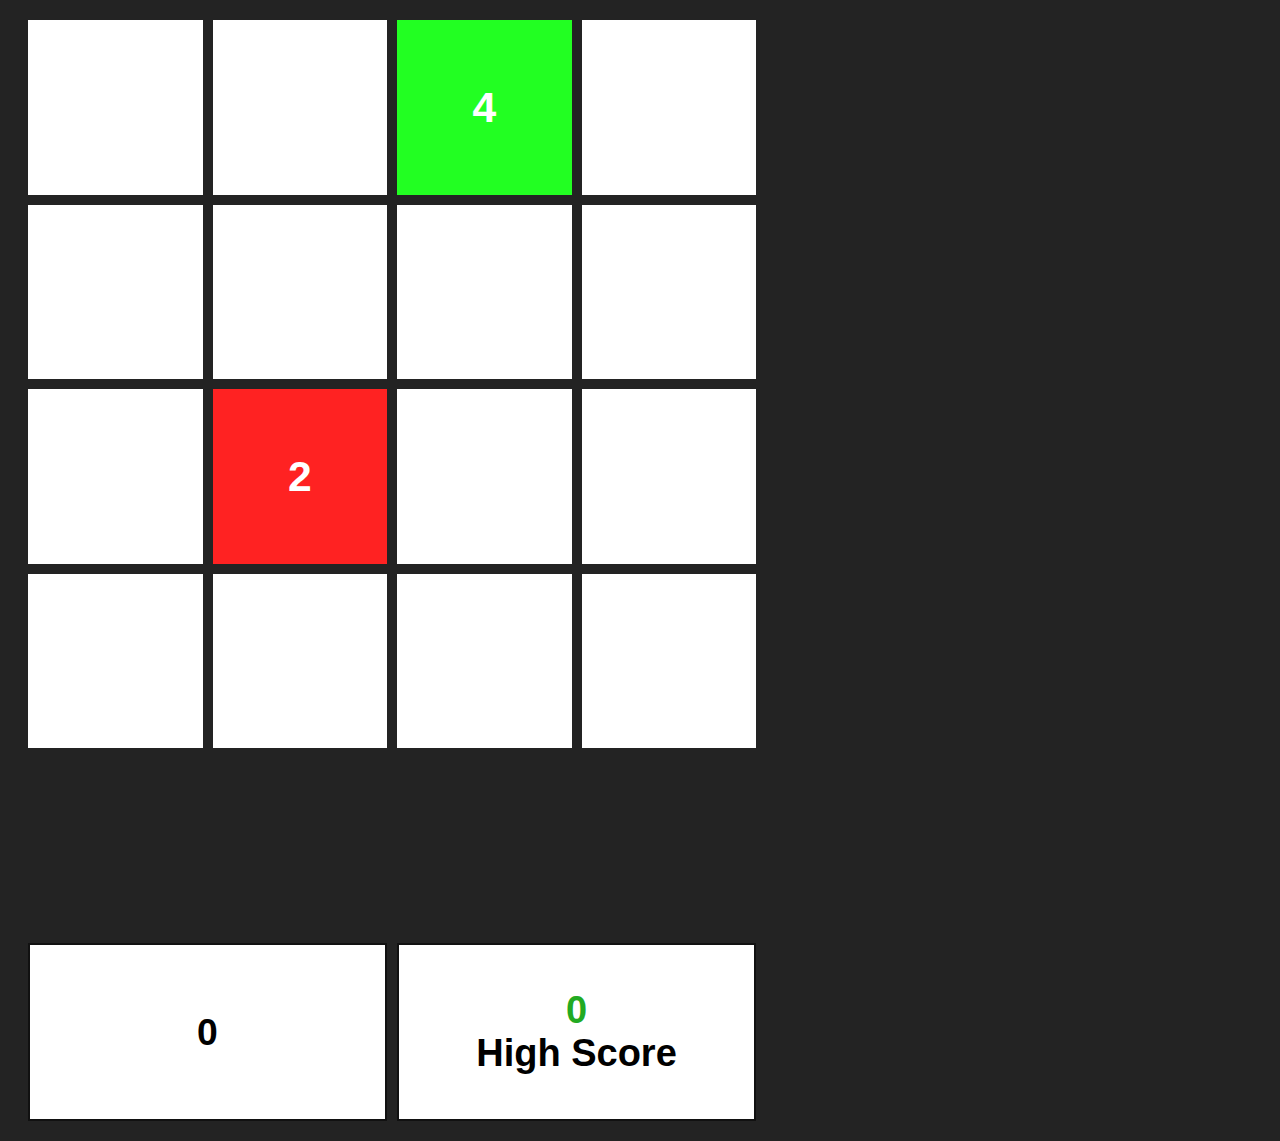
<file: 1024/index.html>
<!DOCTYPE html>
<html lang="en">
	<head>
		<meta charset="utf-8">
		<title>1024</title>
		<meta name="author" content="Manohar Prabhu">
		<meta name="viewport" content="width=device-width; initial-scale=1.0; target-densitydpi=device-dpi">
		<link rel="stylesheet" href="css/style.css">
		<script type="text/javascript" src="js/jquery.js"></script>
		<script type="text/javascript" src="js/Game.js"></script>
		<script type="text/javascript" src="js/app.js"></script>
		<script type="text/javascript" src="js/touchswipe.js"></script>
<script>
  (function(i,s,o,g,r,a,m){i['GoogleAnalyticsObject']=r;i[r]=i[r]||function(){
  (i[r].q=i[r].q||[]).push(arguments)},i[r].l=1*new Date();a=s.createElement(o),
  m=s.getElementsByTagName(o)[0];a.async=1;a.src=g;m.parentNode.insertBefore(a,m)
  })(window,document,'script','//www.google-analytics.com/analytics.js','ga');

  ga('create', 'UA-52533254-1', 'auto');
  ga('send', 'pageview');

</script>
		
	</head>
	<body id="game-body">
		<table class="game-container"  cellspacing="10px">
			<tr>
				<td id="0-0"> </td>
				<td id="0-1"> </td>
				<td id="0-2"> </td>
				<td id="0-3"> </td>
			</tr>
			<tr>
				<td id="1-0"> </td>
				<td id="1-1"> </td>
				<td id="1-2"> </td>
				<td id="1-3"> </td>
			</tr>
			<tr>
				<td id="2-0"> </td>
				<td id="2-1"> </td>
				<td id="2-2"> </td>
				<td id="2-3"> </td>
			</tr>
			<tr>
				<td id="3-0"> </td>
				<td id="3-1"> </td>
				<td id="3-2"> </td>
				<td id="3-3"> </td>
			</tr>
			<tr><td></td></tr>
			<tr>
				<td  class="white-background" colspan="2">
					<div id="score">0</div>			
				</td>
				<td  class="white-background" colspan="2">
					<div class="high-score-text"><span  id="highScore">0</span><br /><span>High Score</span></div>
				</td>
			</tr>
		</table>
		<!--<table class="game-container">
			<tr>
				<td class="white-background">
					<div id="score">0</div>			
				</td>
				<td  class="white-background">
					<div><span  id="highScore">0</span><br /><span style="font-size:12pt;">High Score</span></div>
				</td>
			</tr>
		</table>
		-->
		<div id="game-over-popup">
			<div class="game-over-text">Game Over</div>
			<div class="dismiss-button">
				<input type="button" value="Dismiss" id="dismiss-gameover-popup-button"/>
			</div>
		</div>
			
	</body>
</html>
</file>
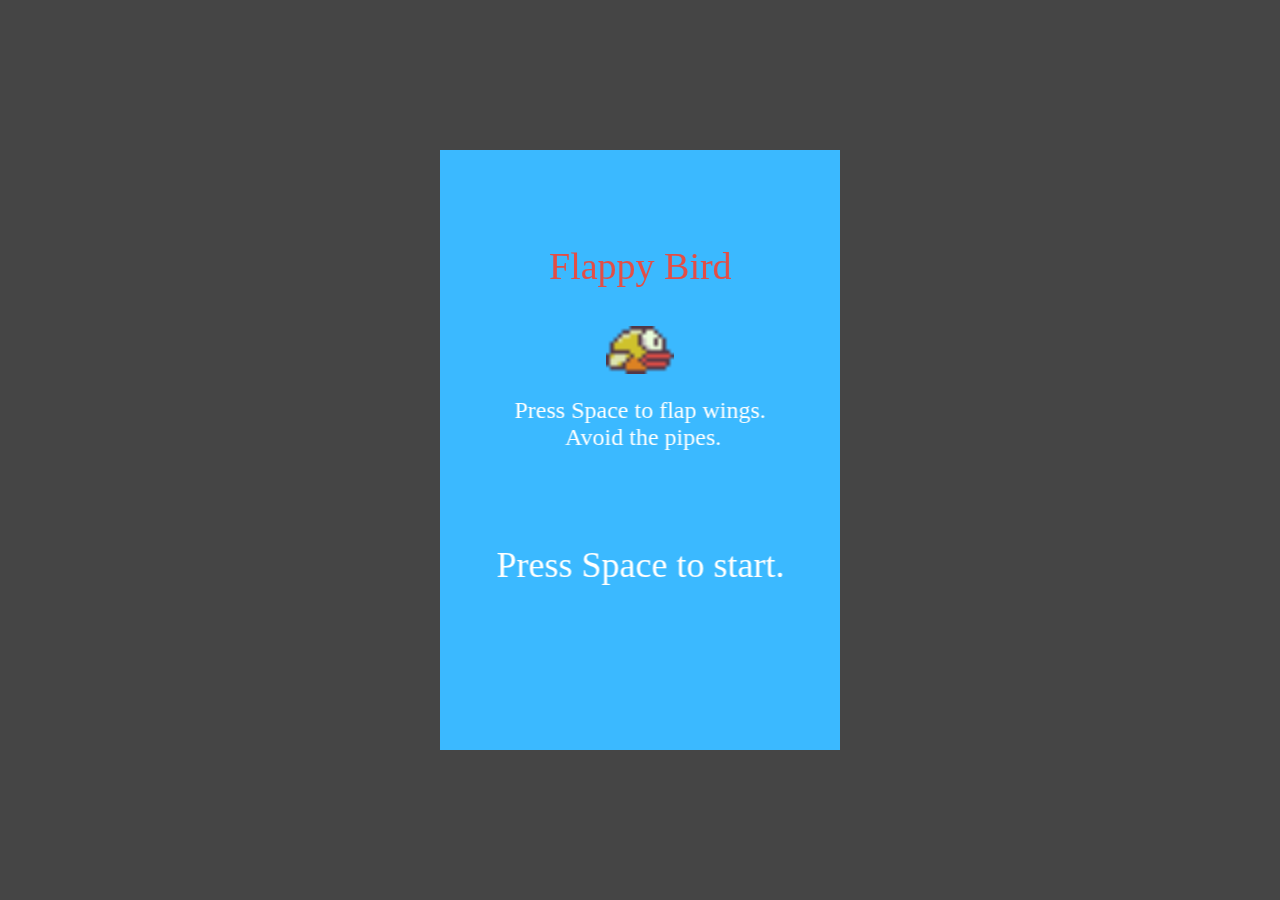
<file: Flappy/index.html>
<!DOCTYPE html>
<html>
	<head>
		<meta charset="utf-8">
		<meta name="author" content="Manohar Prabhu">
		<meta name="viewport" content="width=device-width; initial-scale=1.0; target-densitydpi=device-dpi">
		<title>Flappy Bird</title>
		<script>
			(function(i, s, o, g, r, a, m) {
				i['GoogleAnalyticsObject'] = r;
				i[r] = i[r] ||
				function() {
					(i[r].q = i[r].q || []).push(arguments)
				}, i[r].l = 1 * new Date();
				a = s.createElement(o), m = s.getElementsByTagName(o)[0];
				a.async = 1;
				a.src = g;
				m.parentNode.insertBefore(a, m)
			})(window, document, 'script', '//www.google-analytics.com/analytics.js', 'ga');

			ga('create', 'UA-52533254-1', 'auto');
			ga('send', 'pageview');

		</script>
		<script src="js/phaser.min.js"></script>
		<script src="js/main.js"></script>
	</head>
	<body style="overflow: hidden;background-color: #454545">
		<div id="game-container" style="position: absolute;width: 400px;height: 600px;top: 50%;left: 50%;margin-left: -200px;margin-top: -300px;">

		</div>
	</body>
</html>
</file>
<file: 1024/css/style.css>
/*.game-container {
	position:absolute;
	width:500px;
	height:500px;
	border:0px solid #EFEFEF;
	top:45%;
	left:50%;
	margin-left: -251px;
	margin-top: -251px;
	
}
*/
#game-body {
	background-color: #232323;
}

table, th, td {
	border-color:#FFFFFF;
	text-align: center;
	font-size:38px;
	border-collapse: separate;
	margin:10px;
	border: 0px;
	-webkit-font-smoothing:antialiased;
	text-shadow:  rgba(0,0,0,.01) 0 0 1px;
	font-smooth:always;
}

td {
	width: 50px;
	height: 50px;
	font-weight:bold;
	font-family:sans-serif;
}



.row {
	position:relative;
	width:100%;
	height:125px;
}

#separator-border {
border:2px dotted #FF0000;
}

#score {
	font-size: 28pt;
	text-align: center;
	line-height: 50px;
}

.white-background {
	background-color: #FFFFFF;
	border: 2px solid #111111;
}

#game-over-popup {
	position: absolute;
	width: 300px;
	height: 150px;
	border: 1px solid #11CC12;
	background-color: #33EE23;
	border-radius: 8px;
	top: 50%;
	left: 50%;
	margin-left: -150px;
	margin-top: -75px;
	display:none;
	box-shadow: 10px 10px 5px #454545;
}

#game-over-popup .game-over-text {
	width: 100%;
	font-size:28pt;
	text-align: center;
	line-height: 75px;
}

#game-over-popup .dismiss-button {
	text-align:center;
	width: 100%;	
}

#dismiss-gameover-popup-button {
	background-color: #EE2323;
	border: 1px solid #FF0000;
	padding: 12px;
	border-radius: 2px;
	color: #FFFFFF;
}

#highScore {
color: #22AA22;
}
</file>
